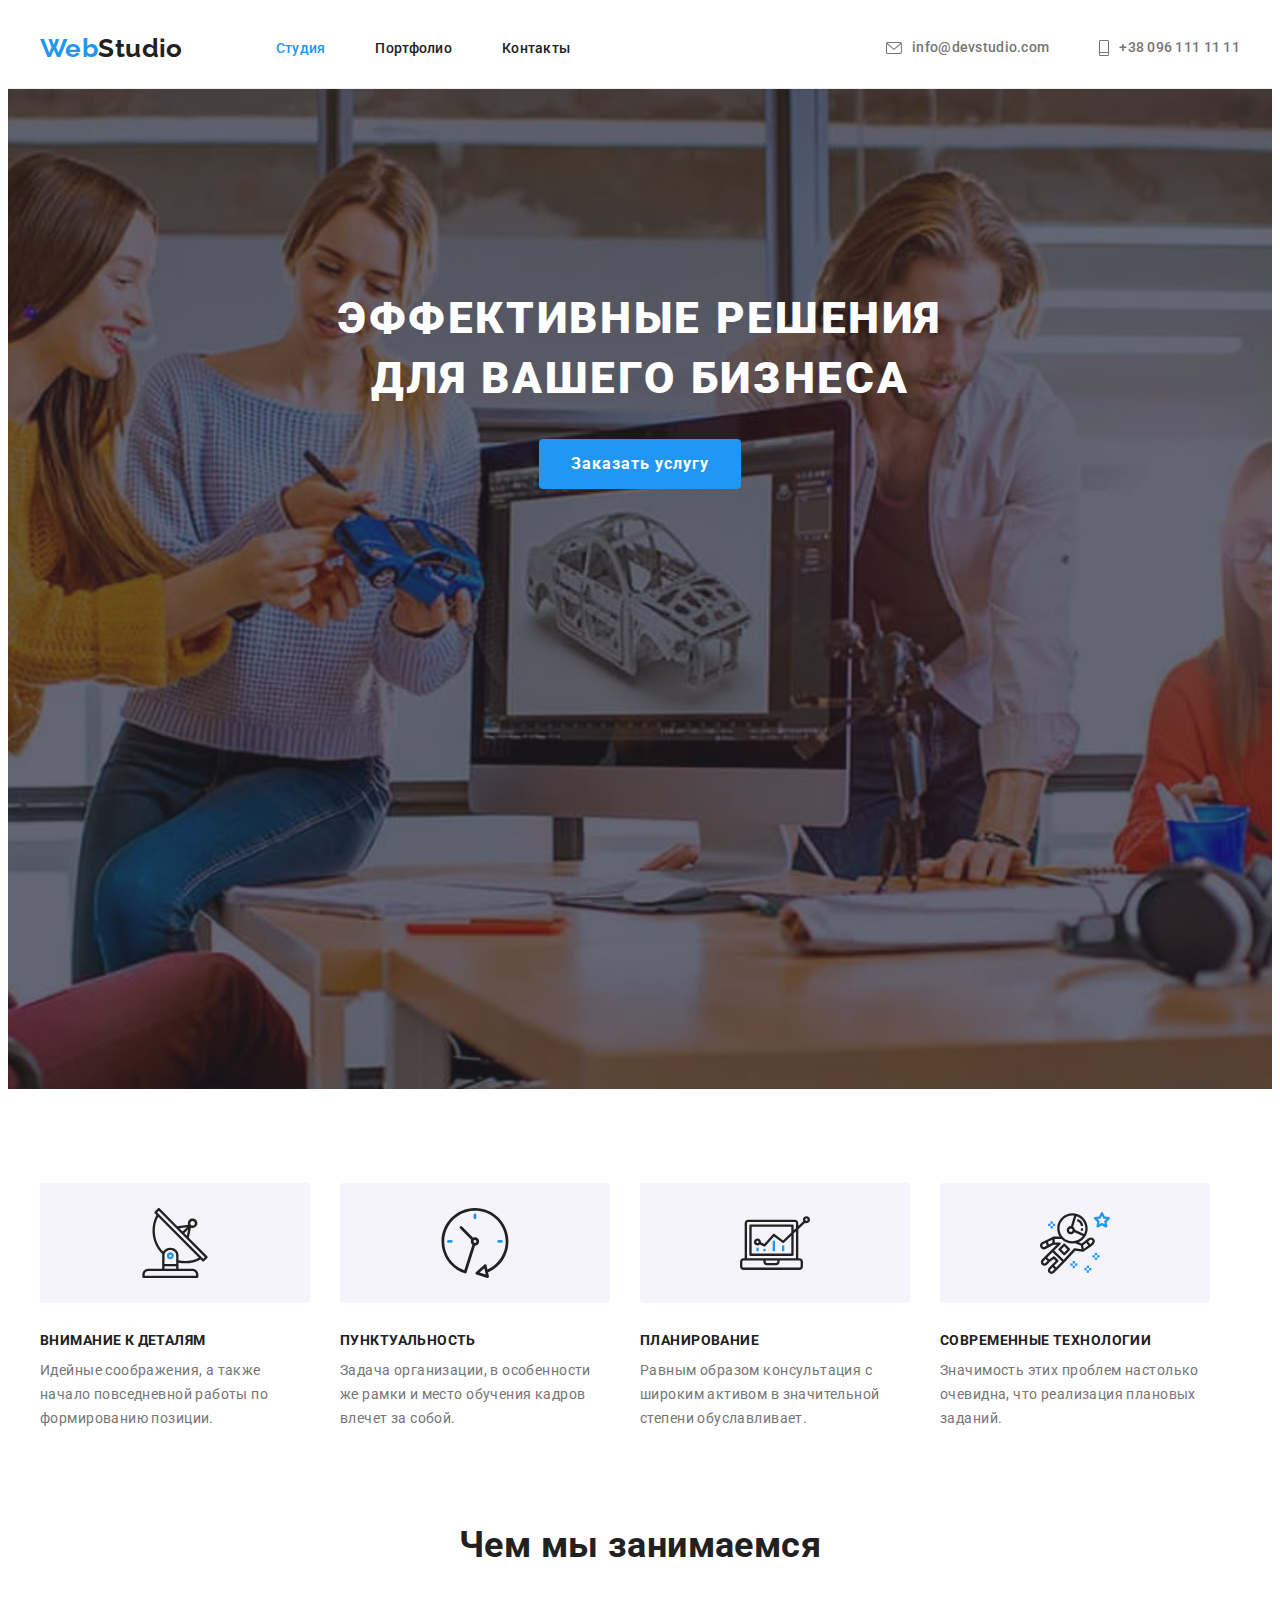
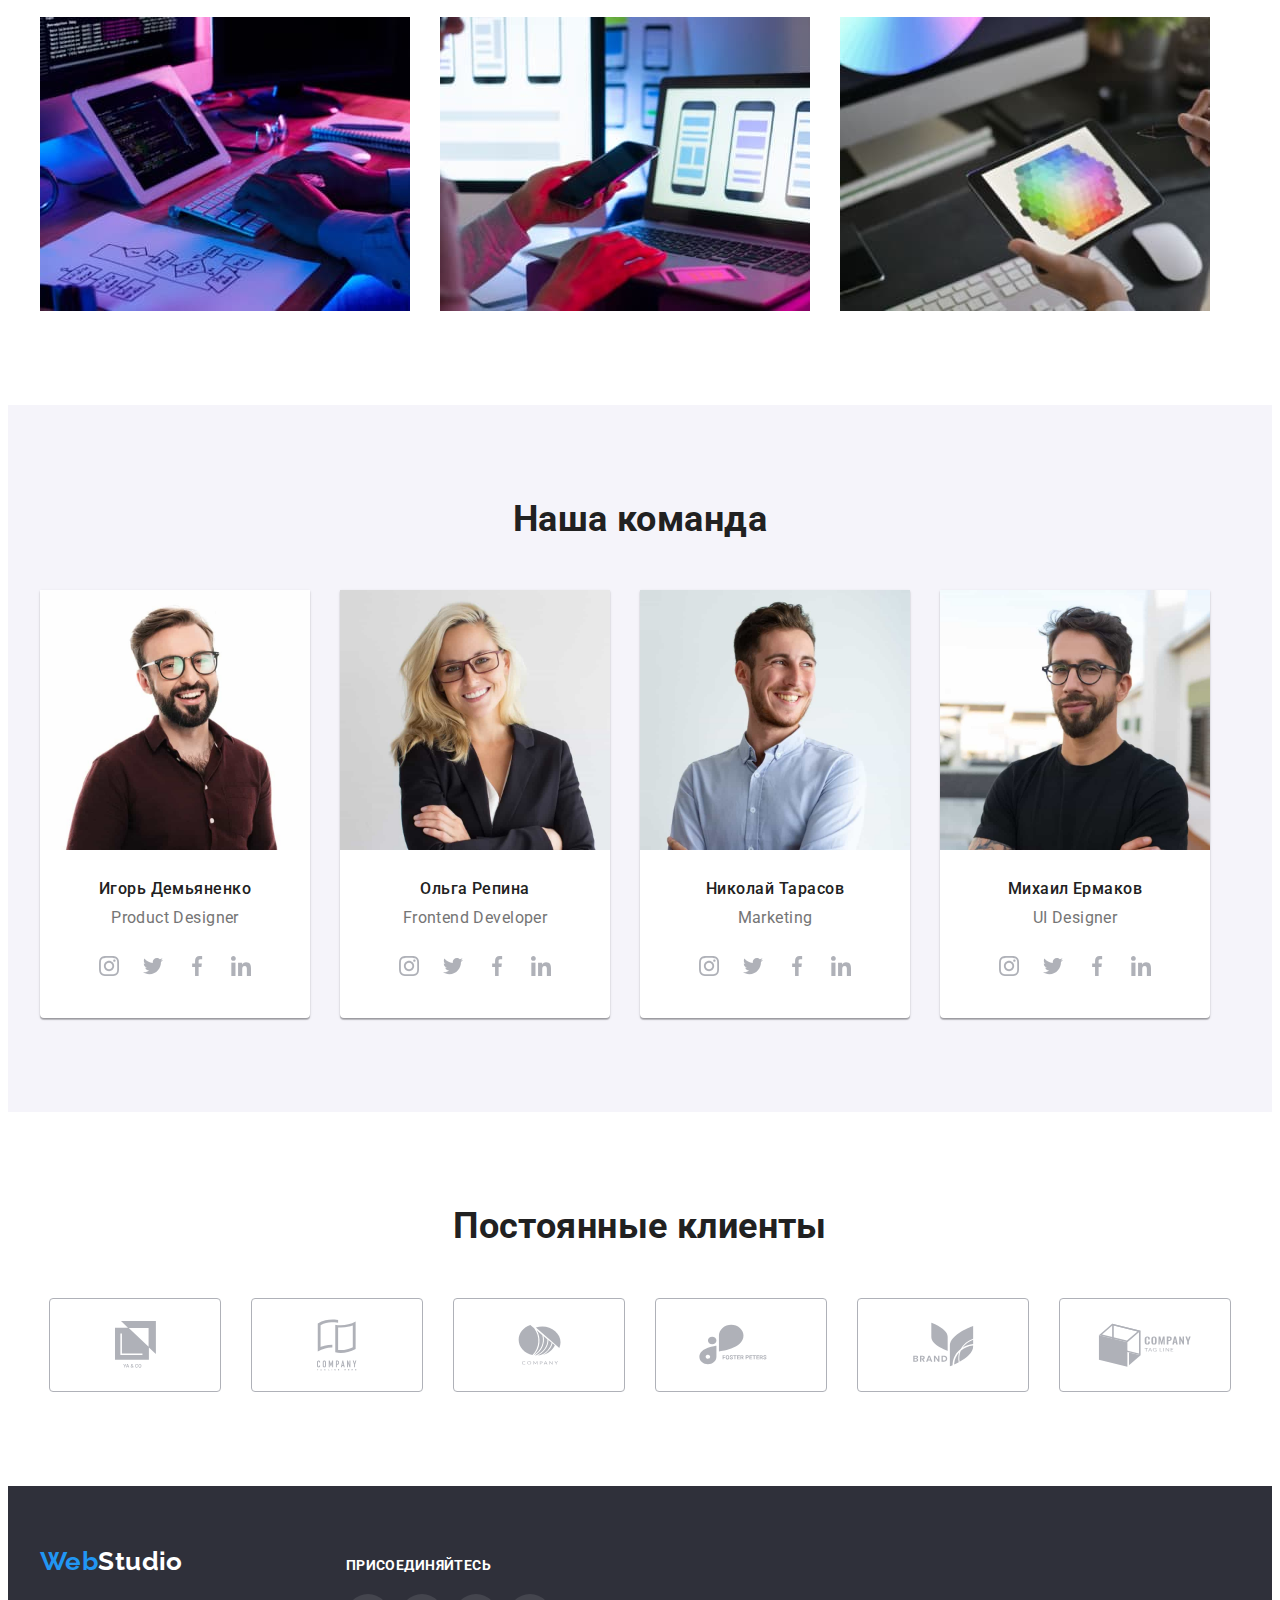
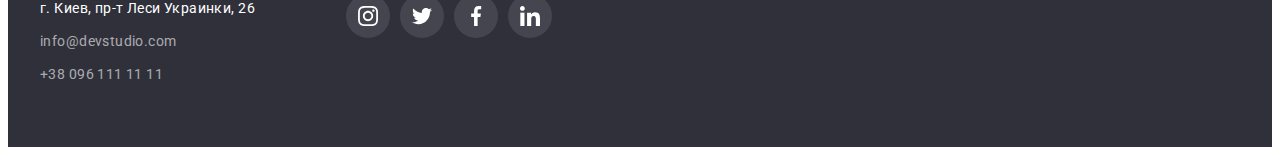
<file: index.html>
<!DOCTYPE html>
<html lang="ru">
  <head>
    <meta charset="UTF-8" />
    <meta http-equiv="X-UA-Compatible" content="IE=edge" />
    <meta name="viewport" content="width=device-width, initial-scale=1.0" />
    <title>WebStudio</title>
    <link rel="preconnect" href="https://fonts.googleapis.com" />
    <link rel="preconnect" href="https://fonts.gstatic.com" crossorigin />
    <link
      href="https://fonts.googleapis.com/css2?family=Raleway:wght@700&family=Roboto:wght@400;500;700;900&display=swap"
      rel="stylesheet"
    />
    <link
      rel="stylesheet"
      href="https://cdnjs.cloudflare.com/ajax/libs/modern-normalize/1.1.0/modern-normalize.min.css"
      integrity="sha512-wpPYUAdjBVSE4KJnH1VR1HeZfpl1ub8YT/NKx4PuQ5NmX2tKuGu6U/JRp5y+Y8XG2tV+wKQpNHVUX03MfMFn9Q=="
      crossorigin="anonymous"
      referrerpolicy="no-referrer"
    />
    <link rel="stylesheet" href="./css/styles.css" />
  </head>
  <body>
    <!-- header -->
    <header class="header-border">
      <div class="container header-container">
        <a href="./index.html" class="logo link">
          Web<span class="logo-black">Studio</span></a
        >
        <nav class="nav">
          <ul class="nav-list list">
            <li class="nav-item">
              <a class="nav-link link current" href="./index.html">Студия</a>
            </li>
            <li class="nav-item">
              <a class="nav-link link" href="./portfolio.html">Портфолио</a>
            </li>
            <li class="nav-item">
              <a class="nav-link link" href="">Контакты</a>
            </li>
          </ul>
        </nav>
        <ul class="contact-list list">
          <li class="contact-item">
            <a class="contact-link link" href="mailto:info@devstudio.com">
              <svg class="contact-link-icon" width="16" height="12">
                <use href="./images/sprait.svg#icon-envelope"></use>
              </svg>
              info@devstudio.com</a
            >
          </li>
          <li class="contact-item">
            <a class="contact-link link" href="tel:+380961111111">
              <svg class="contact-link-icon" width="10" height="16">
                <use href="./images/sprait.svg#icon-smartphone"></use>
              </svg>
              +38 096 111 11 11</a
            >
          </li>
        </ul>
      </div>
    </header>
    <!--main-contain -->
    <main>
      <!-- hero-section -->
      <section class="hero">
        <div class="container hero-img">
          <h1 class="hero-text">Эффективные решения для вашего бизнеса</h1>
          <button class="btn" type="button">Заказать услугу</button>
        </div>
      </section>
      <!-- features-section -->
      <section class="features container">
        <h2 class="section-title visually-hidden">Особенности</h2>
        <ul class="features-list list">
          <li class="features-item">
            <div class="features-list-icon">
              <svg class="features-icon" width="70" height="70">
                <use href="./images/sprait.svg#icon-antenna"></use>
              </svg>
            </div>
            <h3 class="features-item-title">Внимание к деталям</h3>
            <p class="features-list-text">
              Идейные соображения, а также начало повседневной работы по
              формированию позиции.
            </p>
          </li>
          <li class="features-item">
            <div class="features-list-icon">
              <svg class="features-icon" width="70" height="70">
                <use href="./images/sprait.svg#icon-clock"></use>
              </svg>
            </div>
            <h3 class="features-item-title">Пунктуальность</h3>
            <p class="features-list-text">
              Задача организации, в особенности же рамки и место обучения кадров
              влечет за собой.
            </p>
          </li>
          <li class="features-item">
            <div class="features-list-icon">
              <svg class="features-icon" width="70" height="70">
                <use href="./images/sprait.svg#icon-diagram"></use>
              </svg>
            </div>
            <h3 class="features-item-title">Планирование</h3>
            <p class="features-list-text">
              Равным образом консультация с широким активом в значительной
              степени обуславливает.
            </p>
          </li>
          <li class="features-item">
            <div class="features-list-icon">
              <svg class="features-icon" width="70" height="70">
                <use href="./images/sprait.svg#icon-astronaut"></use>
              </svg>
            </div>
            <h3 class="features-item-title">Современные технологии</h3>
            <p class="features-list-text">
              Значимость этих проблем настолько очевидна, что реализация
              плановых заданий.
            </p>
          </li>
        </ul>
      </section>
      <!-- make-section  -->
      <section class="make container">
        <h2 class="section-title">Чем мы занимаемся</h2>
        <ul class="make-list list">
          <li class="make-item">
            <img src="./images/code.jpg" alt="writing code" width="370" />
          </li>
          <li class="make-item">
            <img
              src="./images/interface.jpg"
              alt="creating an interface"
              width="370"
            />
          </li>
          <li class="make-item">
            <img src="./images/desing.jpg" alt="design creation" width="370" />
          </li>
        </ul>
      </section>
      <!-- our-team -->
      <section class="team-section">
        <div class="container">
          <h2 class="section-title">Наша команда</h2>
          <ul class="team-list list">
            <li class="team-item">
              <img
                src="./images/demyanenko.jpg"
                alt="Игорь Демьяненко"
                width="270"
              />
              <div class="team-info">
                <h3 class="team-item-name">Игорь Демьяненко</h3>
                <p class="team-item-prof">Product Designer</p>
                <ul class="team-list-icon list">
                  <li class="team-item-icon">
                    <a class="team-link-icon link" href="">
                      <svg class="team-icon" width="20" height="20">
                        <use href="./images/sprait.svg#icon-instagram"></use>
                      </svg>
                    </a>
                  </li>
                  <li class="team-item-icon">
                    <a class="team-link-icon link" href="">
                      <svg class="team-icon" width="20" height="20">
                        <use href="./images/sprait.svg#icon-twitter"></use>
                      </svg>
                    </a>
                  </li>
                  <li class="team-item-icon">
                    <a class="team-link-icon link" href="">
                      <svg class="team-icon" width="20" height="20">
                        <use href="./images/sprait.svg#icon-facebook"></use>
                      </svg>
                    </a>
                  </li>
                  <li class="team-item-icon">
                    <a class="team-link-icon link" href="">
                      <svg class="team-icon" width="20" height="20">
                        <use href="./images/sprait.svg#icon-linkedin"></use>
                      </svg>
                    </a>
                  </li>
                </ul>
              </div>
            </li>
            <li class="team-item">
              <img src="./images/repina.jpg" alt="Ольга Репина" width="270" />
              <div class="team-info">
                <h3 class="team-item-name">Ольга Репина</h3>
                <p class="team-item-prof">Frontend Developer</p>
                <ul class="team-list-icon list">
                  <li class="team-item-icon">
                    <a class="team-link-icon link" href="">
                      <svg class="team-icon" width="20" height="20">
                        <use href="./images/sprait.svg#icon-instagram"></use>
                      </svg>
                    </a>
                  </li>
                  <li class="team-item-icon">
                    <a class="team-link-icon link" href="">
                      <svg class="team-icon" width="20" height="20">
                        <use href="./images/sprait.svg#icon-twitter"></use>
                      </svg>
                    </a>
                  </li>
                  <li class="team-item-icon">
                    <a class="team-link-icon link" href="">
                      <svg class="team-icon" width="20" height="20">
                        <use href="./images/sprait.svg#icon-facebook"></use>
                      </svg>
                    </a>
                  </li>
                  <li class="team-item-icon">
                    <a class="team-link-icon link" href="">
                      <svg class="team-icon" width="20" height="20">
                        <use href="./images/sprait.svg#icon-linkedin"></use>
                      </svg>
                    </a>
                  </li>
                </ul>
              </div>
            </li>
            <li class="team-item">
              <img
                src="./images/tarasov.jpg"
                alt="Николай Тарасов"
                width="270"
              />
              <div class="team-info">
                <h3 class="team-item-name">Николай Тарасов</h3>
                <p class="team-item-prof">Marketing</p>
                <ul class="team-list-icon list">
                  <li class="team-item-icon">
                    <a class="team-link-icon link" href="">
                      <svg class="team-icon" width="20" height="20">
                        <use href="./images/sprait.svg#icon-instagram"></use>
                      </svg>
                    </a>
                  </li>
                  <li class="team-item-icon">
                    <a class="team-link-icon link" href="">
                      <svg class="team-icon" width="20" height="20">
                        <use href="./images/sprait.svg#icon-twitter"></use>
                      </svg>
                    </a>
                  </li>
                  <li class="team-item-icon">
                    <a class="team-link-icon link" href="">
                      <svg class="team-icon" width="20" height="20">
                        <use href="./images/sprait.svg#icon-facebook"></use>
                      </svg>
                    </a>
                  </li>
                  <li class="team-item-icon">
                    <a class="team-link-icon link" href="">
                      <svg class="team-icon" width="20" height="20">
                        <use href="./images/sprait.svg#icon-linkedin"></use>
                      </svg>
                    </a>
                  </li>
                </ul>
              </div>
            </li>
            <li class="team-item">
              <img
                src="./images/ermakov.jpg"
                alt="Михаил Ермаков"
                width="270"
              />
              <div class="team-info">
                <h3 class="team-item-name">Михаил Ермаков</h3>
                <p class="team-item-prof">UI Designer</p>
                <ul class="team-list-icon list">
                  <li class="team-item-icon">
                    <a class="team-link-icon link" href="">
                      <svg class="team-icon" width="20" height="20">
                        <use href="./images/sprait.svg#icon-instagram"></use>
                      </svg>
                    </a>
                  </li>
                  <li class="team-item-icon">
                    <a class="team-link-icon link" href="">
                      <svg class="team-icon" width="20" height="20">
                        <use href="./images/sprait.svg#icon-twitter"></use>
                      </svg>
                    </a>
                  </li>
                  <li class="team-item-icon">
                    <a class="team-link-icon link" href="">
                      <svg class="team-icon" width="20" height="20">
                        <use href="./images/sprait.svg#icon-facebook"></use>
                      </svg>
                    </a>
                  </li>
                  <li class="team-item-icon">
                    <a class="team-link-icon link" href="">
                      <svg class="team-icon" width="20" height="20">
                        <use href="./images/sprait.svg#icon-linkedin"></use>
                      </svg>
                    </a>
                  </li>
                </ul>
              </div>
            </li>
          </ul>
        </div>
      </section>
      <section class="client-section">
        <h2 class="section-title">Постоянные клиенты</h2>
        <div class="container">
          <ul class="clients-list list">
            <li class="client-item">
              <a class="client-link link" href=""
                ><svg class="client-icon" width="41" height="47">
                  <use href="images/sprait.svg#icon-yaco"></use>
                </svg>
              </a>
            </li>
            <li class="client-item">
              <a class="client-link link" href=""
                ><svg class="client-icon" width="40" height="52">
                  <use href="images/sprait.svg#icon-tagher"></use>
                </svg>
              </a>
            </li>
            <li class="client-item">
              <a class="client-link link" href=""
                ><svg class="client-icon" width="43" height="41">
                  <use href="images/sprait.svg#icon-company"></use>
                </svg>
              </a>
            </li>
            <li class="client-item">
              <a class="client-link link" href=""
                ><svg class="client-icon" width="84" height="41">
                  <use href="images/sprait.svg#icon-fospet"></use>
                </svg>
              </a>
            </li>
            <li class="client-item">
              <a class="client-link link" href=""
                ><svg class="client-icon" width="63" height="45">
                  <use href="./images/sprait.svg#icon-brand"></use>
                </svg>
              </a>
            </li>
            <li class="client-item">
              <a class="client-link link" href=""
                ><svg class="client-icon" width="94" height="44">
                  <use href="images/sprait.svg#icon-taglin"></use>
                </svg>
              </a>
            </li>
          </ul>
        </div>
      </section>
    </main>
    <!-- footer-section -->
    <footer class="footer-section">
      <div class="container footer-container">
        <div class="footer-address">
          <a href="./index.html" class="logo link">
            Web<span class="logo-white">Studio</span></a
          >
          <address class="address">
            <ul class="address-list list">
              <li class="address-item">
                <a
                  class="address-link link"
                  href="https://goo.gl/maps/7izmtdtoirAUab2y5"
                  target="_blank"
                >
                  г. Киев, пр-т Леси Украинки, 26
                </a>
              </li>
              <li class="address-contact-item">
                <a
                  class="address-contact-link link"
                  href="mailto:info@devstudio.com"
                  >info@devstudio.com</a
                >
              </li>
              <li class="address-contact-item">
                <a class="address-contact-link link" href="tel:+380961111111"
                  >+38 096 111 11 11</a
                >
              </li>
            </ul>
          </address>
        </div>
        <div class="footer-social">
          <b class="footer-social-title">присоединяйтесь</b>
          <ul class="footer-list-icon list">
            <li class="footer-item-icon">
              <a class="footer-link-icon link" href="">
                <svg class="footer-icon" width="20" height="20">
                  <use href="./images/sprait.svg#icon-instagram"></use>
                </svg>
              </a>
            </li>
            <li class="footer-item-icon">
              <a class="footer-link-icon link" href="">
                <svg class="footer-icon" width="20" height="20">
                  <use href="./images/sprait.svg#icon-twitter"></use>
                </svg>
              </a>
            </li>
            <li class="footer-item-icon">
              <a class="footer-link-icon link" href="">
                <svg class="footer-icon" width="20" height="20">
                  <use href="./images/sprait.svg#icon-facebook"></use>
                </svg>
              </a>
            </li>
            <li class="footer-item-icon">
              <a class="footer-link-icon link" href="">
                <svg class="footer-icon" width="20" height="20">
                  <use href="./images/sprait.svg#icon-linkedin"></use>
                </svg>
              </a>
            </li>
          </ul>
        </div>
      </div>
    </footer>
  </body>
</html>
</file>
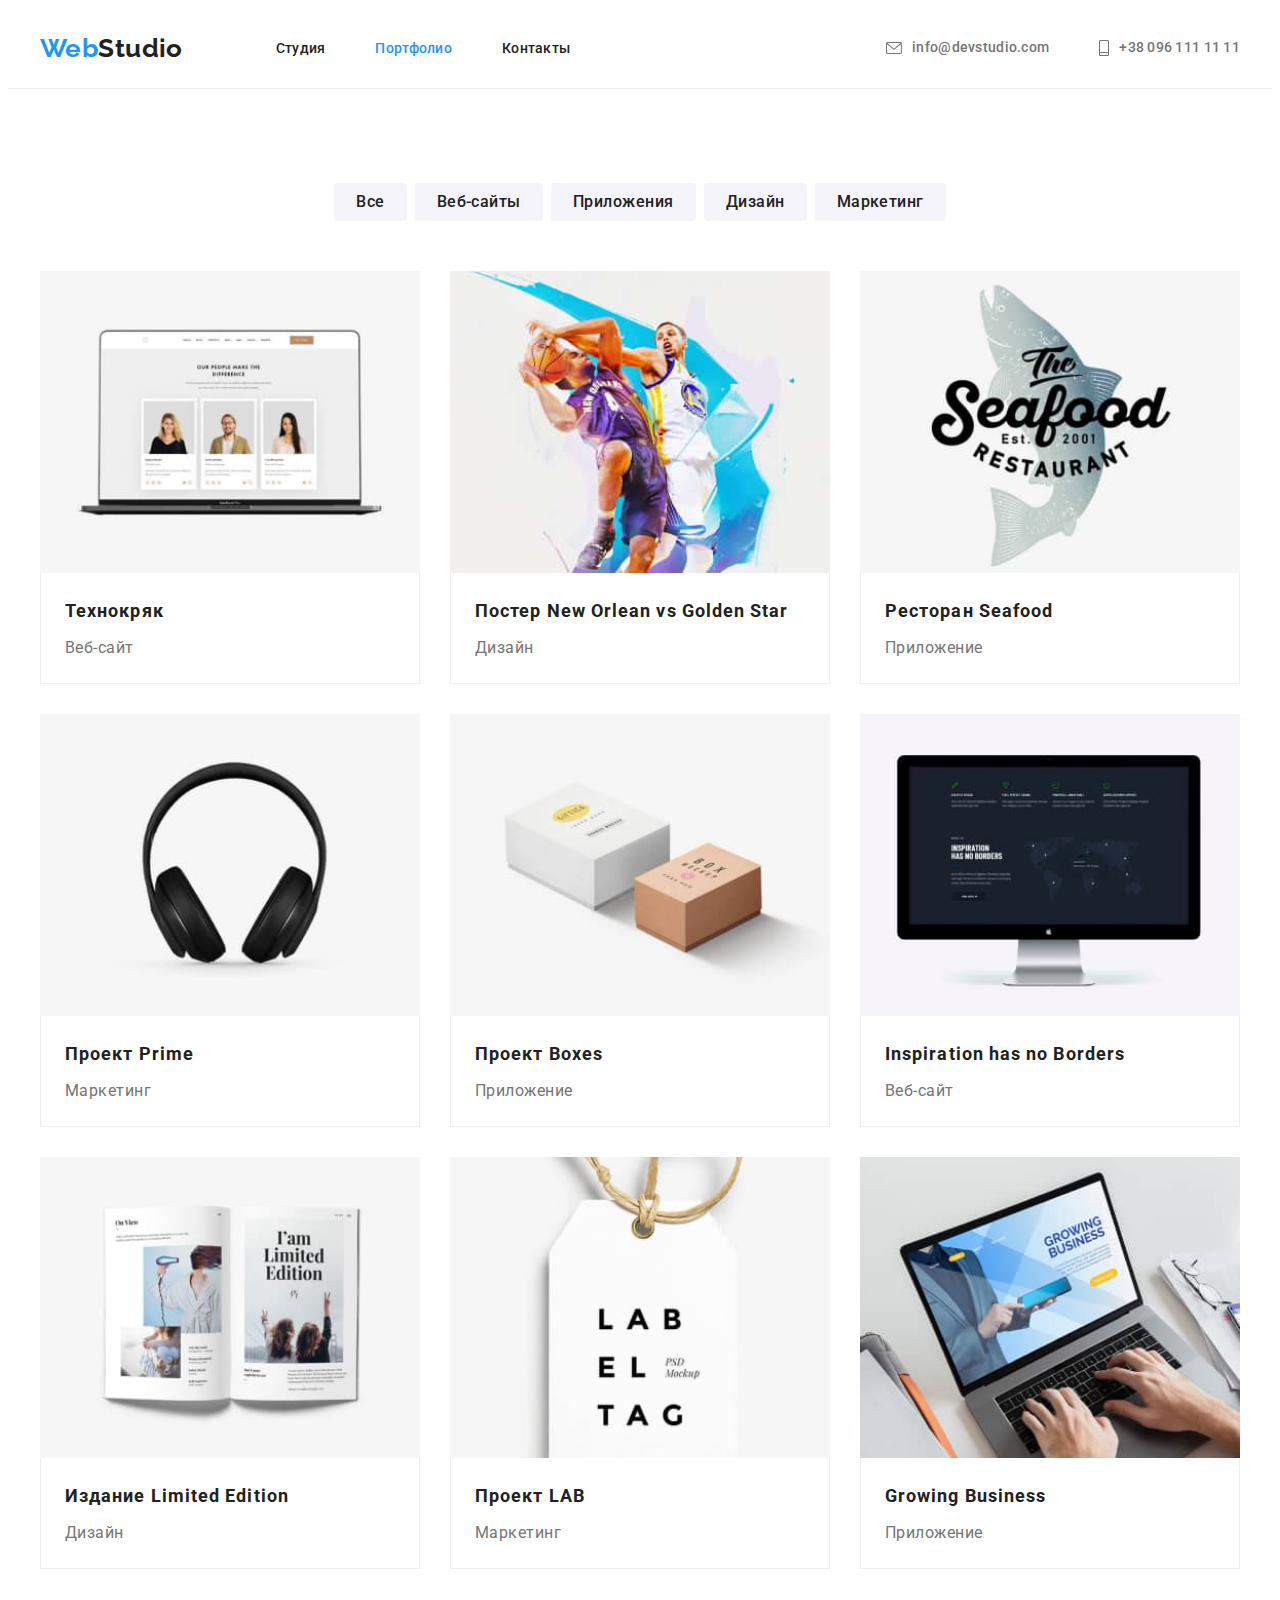
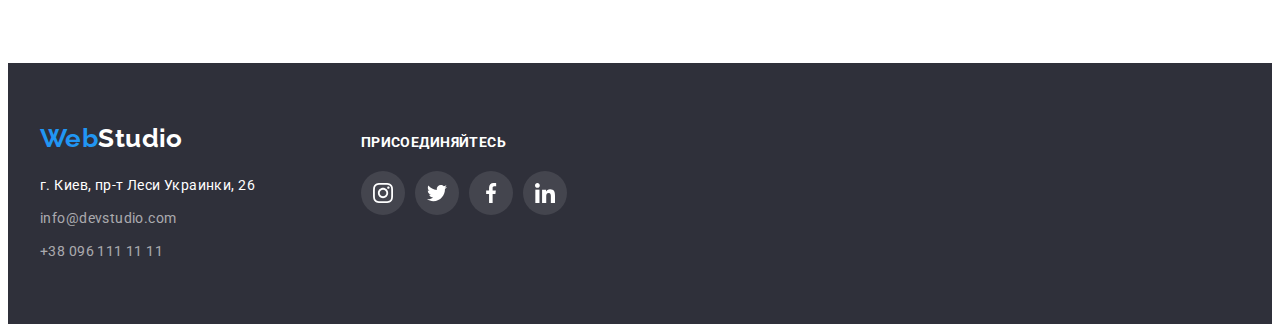
<file: portfolio.html>
<!DOCTYPE html>
<html lang="ru">
  <head>
    <meta charset="UTF-8" />
    <meta http-equiv="X-UA-Compatible" content="IE=edge" />
    <meta name="viewport" content="width=device-width, initial-scale=1.0" />
    <title>WebStudio</title>
    <link rel="preconnect" href="https://fonts.googleapis.com" />
    <link rel="preconnect" href="https://fonts.gstatic.com" crossorigin />
    <link
      href="https://fonts.googleapis.com/css2?family=Raleway:wght@700&family=Roboto:wght@400;500;700;900&display=swap"
      rel="stylesheet"
    />
    <link
      rel="stylesheet"
      href="https://cdnjs.cloudflare.com/ajax/libs/modern-normalize/1.1.0/modern-normalize.min.css"
      integrity="sha512-wpPYUAdjBVSE4KJnH1VR1HeZfpl1ub8YT/NKx4PuQ5NmX2tKuGu6U/JRp5y+Y8XG2tV+wKQpNHVUX03MfMFn9Q=="
      crossorigin="anonymous"
      referrerpolicy="no-referrer"
    />
    <link rel="stylesheet" href="./css/styles.css" />
  </head>
  <body>
    <!-- header -->
    <header class="header-border">
      <div class="container header-container">
        <a href="./index.html" class="logo link">
          Web<span class="logo-black">Studio</span></a
        >
        <nav class="nav">
          <ul class="nav-list list">
            <li class="nav-item">
              <a class="nav-link link" href="./index.html">Студия</a>
            </li>
            <li class="nav-item">
              <a class="nav-link link current" href="./portfolio.html"
                >Портфолио</a
              >
            </li>
            <li class="nav-item">
              <a class="nav-link link" href="">Контакты</a>
            </li>
          </ul>
        </nav>
        <ul class="contact-list list">
          <li class="contact-item">
            <a class="contact-link link" href="mailto:info@devstudio.com">
              <svg class="contact-link-icon" width="16" height="12">
                <use href="./images/sprait.svg#icon-envelope"></use>
              </svg>
              info@devstudio.com</a
            >
          </li>
          <li class="contact-item">
            <a class="contact-link link" href="tel:+380961111111">
              <svg class="contact-link-icon" width="10" height="16">
                <use href="./images/sprait.svg#icon-smartphone"></use>
              </svg>
              +38 096 111 11 11</a
            >
          </li>
        </ul>
      </div>
    </header>
    <!--main-contain -->
    <main>
      <!-- portfolio -->
      <section class="portfolio container">
        <h1 class="section-title visually-hidden">Портфолио</h1>
        <!-- button -->
        <ul class="portfolio-list list">
          <li class="portfolio-btn-item">
            <button class="portfolio-btn" type="button">Все</button>
          </li>
          <li class="portfolio-btn-item">
            <button class="portfolio-btn" type="button">Веб-сайты</button>
          </li>
          <li class="portfolio-btn-item">
            <button class="portfolio-btn" type="button">Приложения</button>
          </li>
          <li class="portfolio-btn-item">
            <button class="portfolio-btn" type="button">Дизайн</button>
          </li>
          <li class="portfolio-btn-item">
            <button class="portfolio-btn" type="button">Маркетинг</button>
          </li>
        </ul>
        <ul class="portfolio-card-list list">
          <li class="portfolio-card-item">
            <a class="portfolio-link link" href="" target="_blank">
              <img src="./images/web-s.jpg" alt="Технокряк" width="380" />
              <div class="portfolio-text">
                <h2 class="portfolio-card-name">Технокряк</h2>
                <p class="portfolio-card-type">Веб-сайт</p>
              </div>
            </a>
          </li>
          <li class="portfolio-card-item">
            <a class="portfolio-link link" href="" target="_blank">
              <img src="./images/golden-star.jpg" alt="Баскетбол" width="380" />
              <div class="portfolio-text">
                <h2 class="portfolio-card-name">
                  Постер New Orlean vs Golden Star
                </h2>
                <p class="portfolio-card-type">Дизайн</p>
              </div></a
            >
          </li>
          <li class="portfolio-card-item">
            <a class="portfolio-link link" href="" target="_blank">
              <img src="./images/applications.jpg" alt="Ресторан" width="380" />
              <div class="portfolio-text">
                <h2 class="portfolio-card-name">Ресторан Seafood</h2>
                <p class="portfolio-card-type">Приложение</p>
              </div>
            </a>
          </li>
          <li class="portfolio-card-item">
            <a class="portfolio-link link" href="" target="_blank">
              <img
                src="./images/marketing.jpg"
                alt="Проект Prime"
                width="380"
              />
              <div class="portfolio-text">
                <h2 class="portfolio-card-name">Проект Prime</h2>
                <p class="portfolio-card-type">Маркетинг</p>
              </div></a
            >
          </li>
          <li class="portfolio-card-item">
            <a class="portfolio-link link" href="" target="_blank">
              <img src="./images/boxes.jpg" alt="Проект Boxes" width="380" />
              <div class="portfolio-text">
                <h2 class="portfolio-card-name">Проект Boxes</h2>
                <p class="portfolio-card-type">Приложение</p>
              </div></a
            >
          </li>
          <li class="portfolio-card-item">
            <a class="portfolio-link link" href="" target="_blank">
              <img
                src="./images/borders.jpg"
                alt="Inspiration has no Borderss"
                width="380"
              />
              <div class="portfolio-text">
                <h2 class="portfolio-card-name">Inspiration has no Borders</h2>
                <p class="portfolio-card-type">Веб-сайт</p>
              </div></a
            >
          </li>
          <li class="portfolio-card-item">
            <a class="portfolio-link link" href="" target="_blank">
              <img
                src="./images/limited-edition.jpg"
                alt="Издание Limited Edition"
                width="380"
              />
              <div class="portfolio-text">
                <h2 class="portfolio-card-name">Издание Limited Edition</h2>
                <p class="portfolio-card-type">Дизайн</p>
              </div></a
            >
          </li>
          <li class="portfolio-card-item">
            <a class="portfolio-link link" href="" target="_blank">
              <img src="./images/lab.jpg" alt="Проект LAB" width="380" />
              <div class="portfolio-text">
                <h2 class="portfolio-card-name">Проект LAB</h2>
                <p class="portfolio-card-type">Маркетинг</p>
              </div></a
            >
          </li>
          <li class="portfolio-card-item">
            <a class="portfolio-link link" href="" target="_blank">
              <img
                src="./images/growing-business.jpg"
                alt="Growing Business"
                width="380"
              />
              <div class="portfolio-text">
                <h2 class="portfolio-card-name">Growing Business</h2>
                <p class="portfolio-card-type">Приложение</p>
              </div></a
            >
          </li>
        </ul>
      </section>
    </main>
    <!-- footer-section -->
    <footer class="footer-section">
      <div class="container footer-container">
        <div class="footer-address">
          <a href="./index.html" class="logo link">
            Web<span class="logo-white">Studio</span></a
          >
          <address class="address">
            <ul class="address-list list">
              <li class="address-item">
                <a
                  class="address-link link"
                  href="https://goo.gl/maps/7izmtdtoirAUab2y5"
                  target="_blank"
                >
                  г. Киев, пр-т Леси Украинки, 26
                </a>
              </li>
              <li class="address-contact-item">
                <a
                  class="address-contact-link link"
                  href="mailto:info@devstudio.com"
                  >info@devstudio.com</a
                >
              </li>
              <li class="address-contact-item">
                <a class="address-contact-link link" href="tel:+380961111111"
                  >+38 096 111 11 11</a
                >
              </li>
            </ul>
          </address>
        </div>
        <div class="footer-social container">
          <b class="footer-social-title">присоединяйтесь</b>
          <ul class="footer-list-icon list">
            <li class="footer-item-icon">
              <a class="footer-link-icon link" href="">
                <svg class="footer-icon" width="20" height="20">
                  <use href="./images/sprait.svg#icon-instagram"></use>
                </svg>
              </a>
            </li>
            <li class="footer-item-icon">
              <a class="footer-link-icon link" href="">
                <svg class="footer-icon" width="20" height="20">
                  <use href="./images/sprait.svg#icon-twitter"></use>
                </svg>
              </a>
            </li>
            <li class="footer-item-icon">
              <a class="footer-link-icon link" href="">
                <svg class="footer-icon" width="20" height="20">
                  <use href="./images/sprait.svg#icon-facebook"></use>
                </svg>
              </a>
            </li>
            <li class="footer-item-icon">
              <a class="footer-link-icon link" href="">
                <svg class="footer-icon" width="20" height="20">
                  <use href="./images/sprait.svg#icon-linkedin"></use>
                </svg>
              </a>
            </li>
          </ul>
        </div>
      </div>
    </footer>
  </body>
</html>
</file>
<file: css/styles.css>
:root {
  --primary-color-accent: #2196f3;
  --primary-text-color: #757575;
  --secondary-text-color: #212121;
  --color-text: #ffffff;
  --primary-color-bg: #ffffff;
  --secondary-color-bg: #f5f4fa;
  --color-bg: #2f303a;
  --secondary-color-btn: #188ce8;
  --primary-color-icon: #afb1b8;
}
body {
  font-weight: 400;
  font-size: 14px;
  letter-spacing: 0.03em;
  font-family: "Roboto", sans-serif;
  background: var(--primary-color-bg);
}
h1,
h2,
h3,
p {
  margin-top: 0;
  margin-bottom: 0;
}
ul,
ol {
  margin-top: 0;
  margin-bottom: 0;
  padding-left: 0;
}
img {
  display: block;
  max-width: 100%;
  min-height: auto;
}
/* components */
.list {
  list-style: none;
}
.link {
  text-decoration: none;
}
.container {
  width: 1200px;
  margin-left: auto;
  margin-right: auto;
  padding-left: 15px;
  padding-right: 15px;
}
.section-title {
  margin-bottom: 50px;
  font-weight: 700;
  font-size: 36px;
  line-height: 1.16;
  text-align: center;
  color: var(--secondary-text-color);
}

.visually-hidden {
  position: absolute;
  width: 1px;
  height: 1px;
  margin: -1px;
  border: 0;
  padding: 0;
  white-space: nowrap;
  clip-path: inset(100%);
  clip: rect(0 0 0 0);
  overflow: hidden;
}
/* header*/
.header-border {
  border-bottom: 1px solid #ececec;
}

.header-container {
  display: flex;
  align-items: center;
}
.contact-list {
  display: flex;
  margin-left: auto;
}
.nav-list {
  display: flex;
}
.logo,
.logo-black {
  margin-right: 93px;
  font-family: "Raleway", sans-serif;
  font-weight: 700;
  font-size: 26px;
  line-height: 1.19;
  color: var(--primary-color-accent);
}
.logo-black {
  margin: 0;
  color: var(--secondary-text-color);
}

.nav-link {
  padding-top: 32px;
  padding-bottom: 32px;
  font-weight: 500;
  line-height: 1.14;
  letter-spacing: 0.02em;
  color: var(--secondary-text-color);
}
.nav-link:hover,
.nav-link:focus,
.nav-link.current {
  color: var(--primary-color-accent);
}
.nav-item:not(:last-child) {
  margin-right: 50px;
}
.contact-link {
  align-items: center;
  padding-top: 32px;
  padding-bottom: 32px;
  font-weight: 500;
  line-height: 1.14;
  letter-spacing: 0.02em;
  color: var(--primary-text-color);
}
.contact-link:hover,
.contact-link:focus {
  color: var(--primary-color-accent);
}
.contact-item:not(:last-child) {
  margin-right: 50px;
}
.contact-list {
  display: flex;
}
.contact-link {
  display: flex;
  text-align: center;
}
.contact-link-icon {
  margin-right: 10px;
  fill: var(--primary-text-color);
}
.contact-link:hover .contact-link-icon,
.contact-link:focus .contact-link-icon {
  fill: var(--primary-color-accent);
}
/* hero */
.hero {
  padding-top: 200px;
  padding-bottom: 200px;
  background: var(--color-bg);
  margin: 0 auto;

  background-image: linear-gradient(
      rgba(47, 48, 58, 0.4),
      rgba(47, 48, 58, 0.4)
    ),
    url(../images/bg-hero.jpg);
  background-repeat: no-repeat;
  background-size: cover;
  max-width: 1600px;
  height: 600px;
  background-origin: padding-box;
  background-position: center center;
  text-align: center;
}

.hero-text {
  margin-left: auto;
  margin-right: auto;
  width: 670px;
  margin-bottom: 30px;
  font-weight: 900;
  font-size: 44px;
  line-height: 1.36;
  letter-spacing: 0.06em;
  text-transform: uppercase;
  color: var(--color-text);
}
.btn {
  padding: 10px 32px;
  min-width: 200px;
  border: transparent;
  border-radius: 4px;
  font-family: inherit;
  font-weight: 700;
  font-size: 16px;
  line-height: 1.87;
  letter-spacing: 0.06em;
  color: var(--color-text);
  background: var(--primary-color-accent);
}
.btn:hover,
.btn:focus,
.btn:visited {
  cursor: pointer;
  background: var(--secondary-color-btn);
}
/* features */
.features {
  padding-top: 94px;
  padding-bottom: 94px;
}
.features-list {
  display: flex;
  flex-basis: calc((100% - 90px) / 4);
}
.features-item {
  width: 270px;
}
.features-item:not(:last-child) {
  margin-right: 30px;
}
.features-item-title {
  margin-bottom: 10px;
  font-weight: 700;
  font-size: 14px;
  line-height: 1.14;
  text-transform: uppercase;
  color: var(--secondary-text-color);
}
.features-list-text {
  line-height: 1.71;
  color: var(--primary-text-color);
}

.features-list-icon {
  display: flex;
  width: 270px;
  height: 120px;
  justify-content: center;
  align-items: center;
  margin-bottom: 30px;
  background: var(--secondary-color-bg);
  border-radius: 4px;
}
/* make-section */
.make-list {
  display: flex;
}
.make {
  padding-bottom: 94px;
}
.make-list {
  flex-basis: calc((100% - 60px) / 3);
}
.make-item:not(:last-child) {
  margin-right: 30px;
}
/* team */
.team-list {
  display: flex;
  padding-bottom: 94px;
  flex-basis: calc((100% - 90px) / 4);
}
.team-item {
  box-shadow: 0px 1px 3px rgba(0, 0, 0, 0.12), 0px 1px 1px rgba(0, 0, 0, 0.14),
    0px 2px 1px rgba(0, 0, 0, 0.2);
  border-radius: 0px 0px 4px 4px;
  background-color: var(--primary-color-bg);
}
.team-item:not(:last-child) {
  margin-right: 30px;
}
.team-section {
  padding-top: 94px;
  background-color: var(--secondary-color-bg);
}
.team-item-name {
  margin-bottom: 10px;
  font-weight: 500;
  font-size: 16px;
  line-height: 1.18;
  text-align: center;
  letter-spacing: 0.03em;
  color: var(--secondary-text-color);
}
.team-item-prof {
  margin-bottom: 16px;
  font-size: 16px;
  line-height: 1.18;
  text-align: center;
  color: var(--primary-text-color);
}
.team-info {
  padding-top: 30px;
  padding-bottom: 30px;
}
.team-list-icon {
  display: flex;
  justify-content: space-between;
  justify-content: center;
}
.team-link-icon {
  display: flex;
  justify-content: center;
  align-items: center;
  width: 44px;
  height: 44px;
  fill: var(--primary-color-bg);
}
.team-link-icon:hover,
.team-link-icon:focus {
  background-color: var(--primary-color-accent);
  border-radius: 50%;
}
.team-link-icon:hover .team-icon,
.team-link-icon:focus .team-icon {
  fill: var(--primary-color-bg);
}

.team-icon {
  fill: var(--primary-color-icon);
}
/* client */

.client-section {
  padding-top: 94px;
  padding-bottom: 94px;
}
.clients-list {
  display: flex;
  justify-content: center;
  margin-top: 50px;
}
.clients-item {
  width: calc((100% - 150px) / 6);
}
.client-item:not(:last-child) {
  margin-right: 30px;
}
.client-link {
  display: flex;
  justify-content: center;
  align-items: center;
  width: 170px;
  height: 92px;
  border: 1px solid var(--primary-color-icon);
  border-radius: 4px;
}
.client-link:hover,
.client-link:focus {
  border-color: var(--primary-color-accent);
}
.client-link:hover .client-icon,
.client-link:focus .client-icon {
  fill: var(--primary-color-accent);
}

.client-icon {
  fill: var(--primary-color-icon);
}
/* footer */
.logo-white {
  color: var(--color-text);
}
.footer-section {
  background: var(--color-bg);
  padding-top: 60px;
  padding-bottom: 60px;
}
.footer-container {
  display: flex;
  align-items: baseline;
}
.footer-address {
  margin-right: 70px;
}
.address-list {
  margin-top: 20px;
}
.address-link {
  font-style: normal;
  line-height: 1.71;
  color: var(--color-text);
}
.address-link:hover,
.address-link:focus {
  color: var(--primary-color-accent);
}
.address-contact-link {
  font-style: normal;
  line-height: 1.71;
  color: rgba(255, 255, 255, 0.6);
}
.address-contact-link:hover,
.address-contact-link:focus {
  color: var(--primary-color-accent);
}
.address-contact-item {
  margin-top: 9px;
}
.footer-social-title {
  display: flex;
  margin-bottom: 20px;
  font-weight: 700;
  font-size: 14px;
  line-height: 1.14;
  letter-spacing: 0.03em;
  text-transform: uppercase;
  color: var(--color-text);
}
.footer-list-icon {
  display: flex;
}
.footer-list-icon :not(:last-child) {
  margin-right: 10px;
}
.footer-item-icon {
  display: flex;
  justify-content: center;
  align-items: center;
  width: 44px;
  height: 44px;
  background-color: rgba(255, 255, 255, 0.1);
  border-radius: 50%;
}
.footer-link-icon {
  display: flex;
  justify-content: center;
  align-items: center;
  width: 44px;
  height: 44px;
}
.footer-link-icon:hover,
.footer-link-icon:focus {
  background-color: var(--primary-color-accent);
  border-radius: 50%;
}
.footer-icon {
  fill: var(--primary-color-bg);
}
/* portfolio.html */
/* button */
.portfolio {
  padding-top: 94px;
  padding-bottom: 94px;
}
.portfolio-list {
  margin-bottom: 50px;
  display: flex;
  justify-content: center;
}
.portfolio-btn-item:not(:last-child) {
  margin-right: 8px;
}

.portfolio-btn {
  padding: 6px 22px;
  border: transparent;
  border-radius: 4px;
  line-height: 1.62;
  font-family: inherit;
  font-weight: 500;
  font-size: 16px;
  letter-spacing: 0.03em;
  color: var(--secondary-text-color);
  background: var(--secondary-color-bg);
}
.portfolio-btn:hover,
.portfolio-btn:focus {
  background: var(--primary-color-accent);
  color: var(--color-text);
  box-shadow: 0px 3px 1px rgba(0, 0, 0, 0.1), 0px 1px 2px rgba(0, 0, 0, 0.08),
    0px 2px 2px rgba(0, 0, 0, 0.12);
  border-radius: 4px;
  cursor: pointer;
}
/* card */
.portfolio-card-list {
  display: flex;
  flex-wrap: wrap;
}
.portfolio-card-item {
  flex-basis: calc((100% - 60px) / 3);
}
.portfolio-card-item:not(:nth-child(3n)) {
  margin-right: 30px;
}
.portfolio-card-item:not(:nth-last-child(-n + 3)) {
  margin-bottom: 30px;
}
.portfolio-text {
  padding: 20px 24px;
  border-bottom: 1px solid #eeeeee;
  border-left: 1px solid #eeeeee;
  border-right: 1px solid #eeeeee;
}
.portfolio-card-name {
  margin-bottom: 4px;
  font-weight: 700;
  font-size: 18px;
  line-height: 2;
  letter-spacing: 0.06em;
  color: var(--secondary-text-color);
}
.portfolio-link {
  display: block;
  font-size: 16px;
  line-height: 1.87;
  letter-spacing: 0.03em;
  color: var(--primary-text-color);
}
.portfolio-link:hover,
.portfolio-link:focus {
  box-shadow: 0px 1px 1px rgba(0, 0, 0, 0.12), 0px 4px 4px rgba(0, 0, 0, 0.06),
    1px 4px 6px rgba(0, 0, 0, 0.16);
}
</file>
